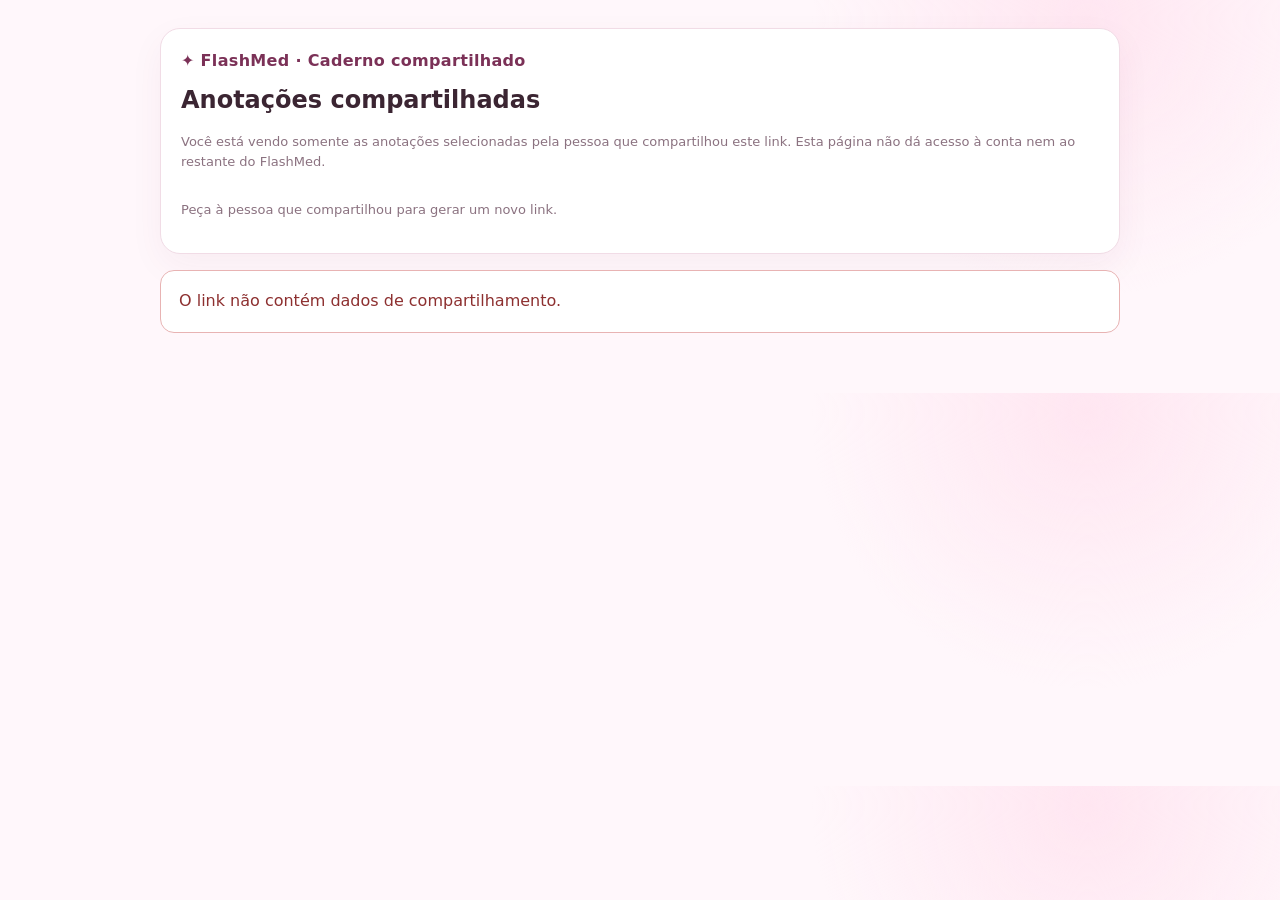
<file: compartilhado.html>
<!doctype html>
<html lang="pt-BR">
<head>
<meta charset="utf-8"><meta name="viewport" content="width=device-width,initial-scale=1">
<title>Anotações compartilhadas • FlashMed</title>
<style>
:root{--bg:#fff7fb;--ink:#3b2532;--muted:#8b7280;--pink:#e85b9e;--deep:#7b3157;--line:#f1dce6}
*{box-sizing:border-box}body{margin:0;background:radial-gradient(circle at 85% 5%,#ffe6f1 0,transparent 24%),var(--bg);color:var(--ink);font:16px/1.55 system-ui,-apple-system,Segoe UI,Roboto,sans-serif}
main{width:min(960px,100% - 28px);margin:28px auto 60px}.hero,.note{background:#fff;border:1px solid var(--line);border-radius:20px;padding:20px;box-shadow:0 12px 35px #732d520d}
.hero{margin-bottom:16px}.brand{font-weight:900;color:var(--deep);letter-spacing:.02em}.muted{color:var(--muted);font-size:13px}.actions{display:flex;gap:9px;flex-wrap:wrap;margin-top:15px}
button{border:0;border-radius:12px;padding:11px 15px;background:linear-gradient(135deg,#e85b9e,#d9488b);color:#fff;font-weight:800;cursor:pointer}.secondary{background:#fff0f6;color:var(--deep);border:1px solid var(--line)}
.grid{display:grid;grid-template-columns:repeat(auto-fit,minmax(260px,1fr));gap:14px}.note{white-space:normal;overflow-wrap:anywhere}.note h2{font-size:19px;line-height:1.3;margin:7px 0 12px}.noteContent{white-space:pre-wrap;line-height:1.65}.tag{display:inline-block;margin:8px 5px 0 0;padding:4px 8px;border-radius:99px;background:#fff0f6;color:var(--deep);font-size:12px}.yellow{background:#fff6c9}.pink{background:#ffe5ed}.green{background:#e0f4df}.blue{background:#e2edff}.lilac{background:#eee5ff}
.attachments{display:grid;gap:9px;margin-top:14px;padding-top:12px;border-top:1px dashed #0002}.attachments img{max-width:100%;max-height:360px;object-fit:contain;border-radius:10px;background:#ffffff99}.attachments a{color:var(--deep);overflow-wrap:anywhere}.error{padding:18px;background:#fff;border:1px solid #e8b3b3;border-radius:14px;color:#8d3030}
@media(max-width:600px){main{margin-top:14px}.hero,.note{padding:15px}}
</style></head>
<body><main>
<section class="hero"><div class="brand">✦ FlashMed · Caderno compartilhado</div><h1 style="margin:8px 0">Anotações compartilhadas</h1><p class="muted">Você está vendo somente as anotações selecionadas pela pessoa que compartilhou este link. Esta página não dá acesso à conta nem ao restante do FlashMed.</p><div id="summary" class="muted">Carregando anotações…</div><div class="actions"><button id="copyBtn" hidden>＋ Copiar para meu FlashMed</button><button class="secondary" id="downloadBtn" hidden>Baixar cópia (.json)</button></div><p id="feedback" class="muted"></p></section>
<section id="notes" class="grid"></section>
</main>
<script>
const $=id=>document.getElementById(id);
const esc=s=>String(s??'').replace(/[&<>"']/g,m=>({'&':'&amp;','<':'&lt;','>':'&gt;','"':'&quot;',"'":'&#39;'}[m]));
async function decode(token){
 if(!token||token.length>1500000)throw new Error('Este link está incompleto ou excede o limite permitido.');
 const prefix=token.slice(0,2),b64=token.slice(2).replace(/-/g,'+').replace(/_/g,'/'),bin=atob(b64+'='.repeat((4-b64.length%4)%4)),bytes=Uint8Array.from(bin,c=>c.charCodeAt(0));
 let raw=bytes;
 if(prefix==='g.'){if(!('DecompressionStream'in window))throw new Error('Atualize seu navegador para abrir este compartilhamento.');raw=new Uint8Array(await new Response(new Blob([bytes]).stream().pipeThrough(new DecompressionStream('gzip'))).arrayBuffer())}
 else if(prefix!=='j.')throw new Error('Formato de link não reconhecido.');
 return JSON.parse(new TextDecoder().decode(raw));
}
let payload=null;
function render(){
 const notes=payload.notes;
 $('summary').textContent=notes.length+' anotação(ões) compartilhada(s).';
 $('notes').innerHTML=notes.map(n=>{
  const color=['yellow','pink','green','blue','lilac'].includes(n.color)?n.color:'yellow';
  const attachments=(n.attachments||[]).map(a=>{
   if(a.storage==='cloudImage'&&String(a.dataUrl||'').startsWith('data:image/'))return '<div><img loading="lazy" src="'+esc(a.dataUrl)+'" alt="'+esc(a.label||'Imagem anexada')+'"><div class="muted">'+esc(a.label||'Imagem anexada')+'</div></div>';
   try{const u=new URL(a.url);if(!['http:','https:'].includes(u.protocol))return '';return '<div><a href="'+esc(u.href)+'" target="_blank" rel="noopener noreferrer">'+esc(a.label||u.hostname)+'</a></div>'}catch(e){return ''}
  }).join('');
  return '<article class="note '+color+'"><div class="muted">📒 '+esc(n.bookName||'Caderno')+'</div><h2>'+esc(n.title||'Anotação sem título')+'</h2><div class="noteContent">'+esc(n.content||'')+'</div>'+((n.tags||[]).length?'<div>'+(n.tags||[]).map(t=>'<span class="tag">#'+esc(t)+'</span>').join('')+'</div>':'')+(attachments?'<div class="attachments"><b>📎 Anexos</b>'+attachments+'</div>':'')+'</article>';
 }).join('');
 $('copyBtn').hidden=false;$('downloadBtn').hidden=false;
}
(async()=>{
 try{
  const match=location.hash.match(/^#d=(.+)$/);if(!match)throw new Error('O link não contém dados de compartilhamento.');
  payload=await decode(match[1]);if(payload.version!==1||!Array.isArray(payload.notes)||!payload.notes.length)throw new Error('Não há anotações válidas neste link.');
  if(payload.notes.length>100)throw new Error('Este compartilhamento contém anotações demais.');
  render();
 }catch(e){$('summary').textContent='';$('notes').innerHTML='<div class="error">'+esc(e.message||'Não foi possível abrir este link.')+'</div>';$('feedback').textContent='Peça à pessoa que compartilhou para gerar um novo link.'}
})();
$('copyBtn').addEventListener('click',async()=>{
 if(!payload)return;
 try{
  const token=location.hash.slice(3);
  const url=new URL('index.html',location.href);url.hash='flashmed-import='+token;
  $('feedback').textContent='Abrindo o FlashMed. Entre na sua conta; as anotações serão copiadas para um caderno separado.';
  location.href=url.href;
 }catch(e){$('feedback').textContent='Não foi possível abrir o FlashMed para importar.'}
});
$('downloadBtn').addEventListener('click',()=>{
 if(!payload)return;
 const blob=new Blob([JSON.stringify(payload,null,2)],{type:'application/json'}),url=URL.createObjectURL(blob),a=document.createElement('a');
 a.href=url;a.download='flashmed-anotacoes-compartilhadas.json';a.click();setTimeout(()=>URL.revokeObjectURL(url),1000);
});
</script></body></html>
</file>
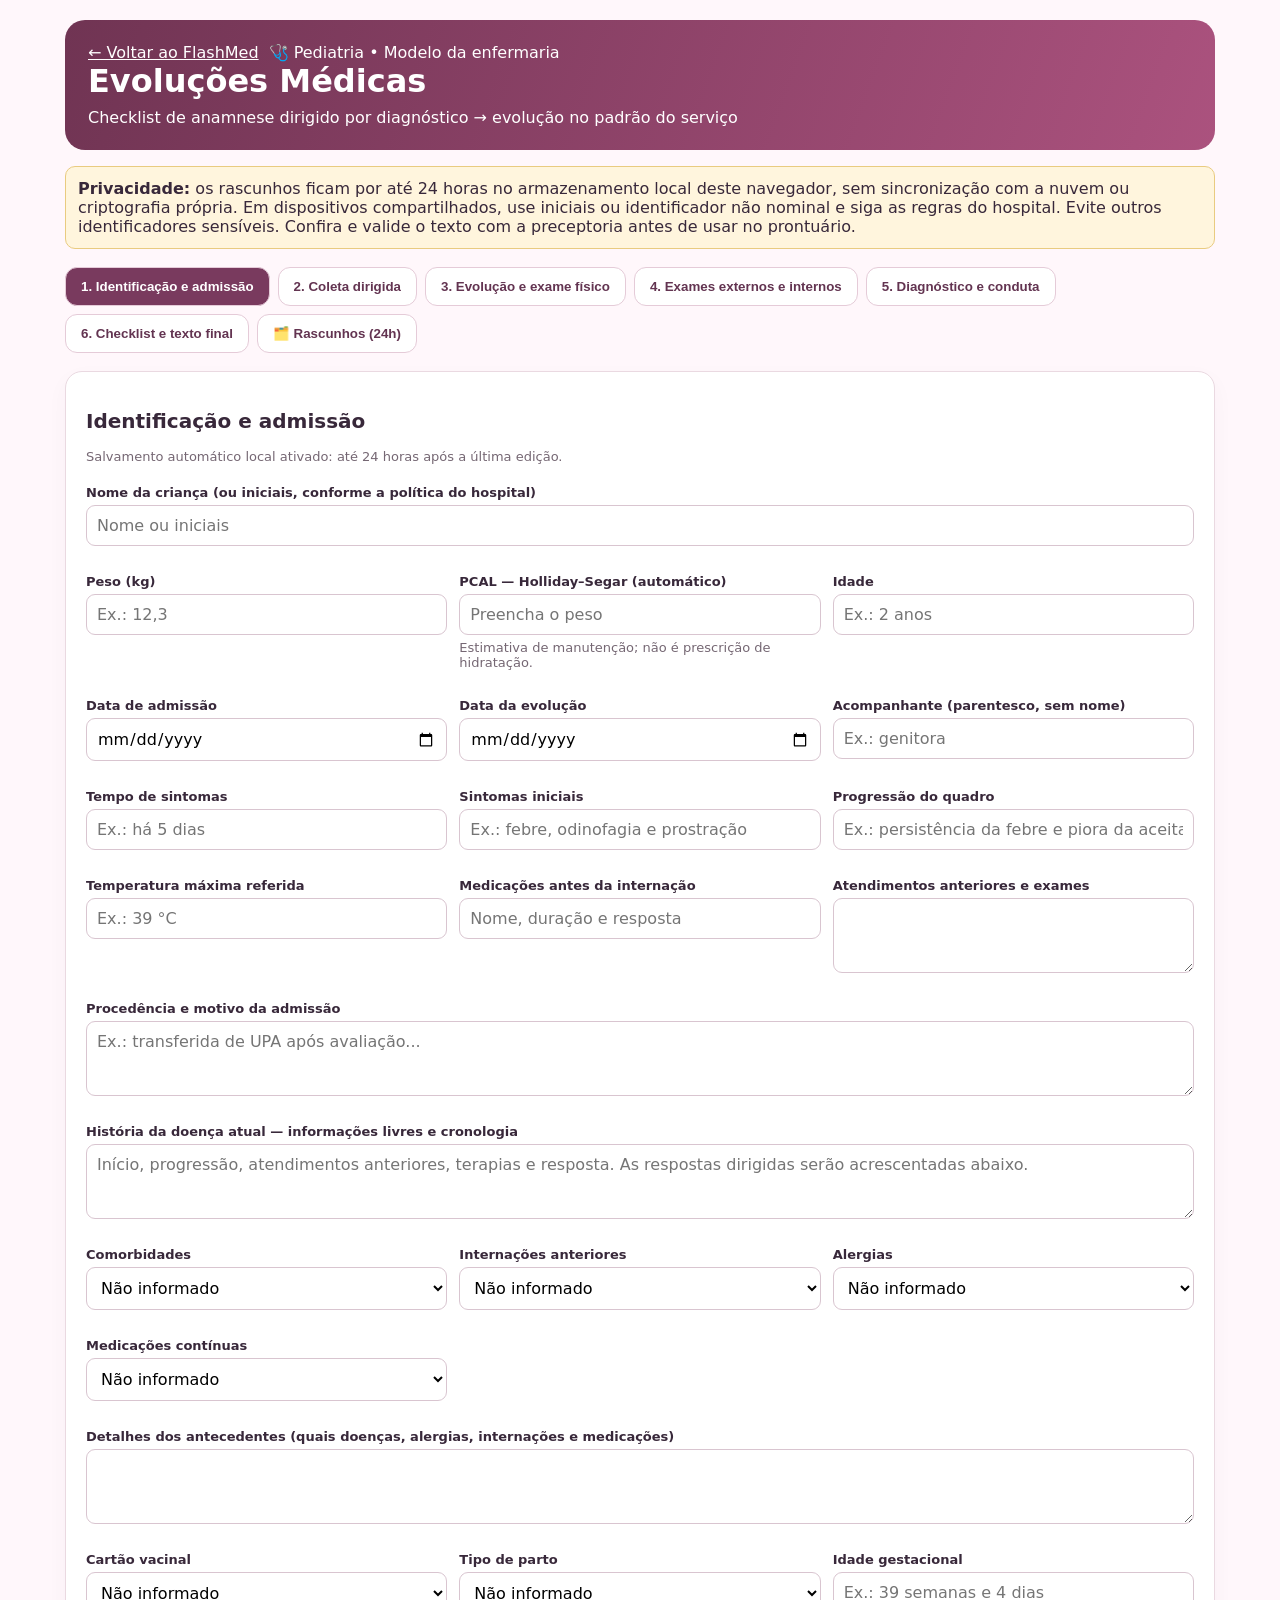
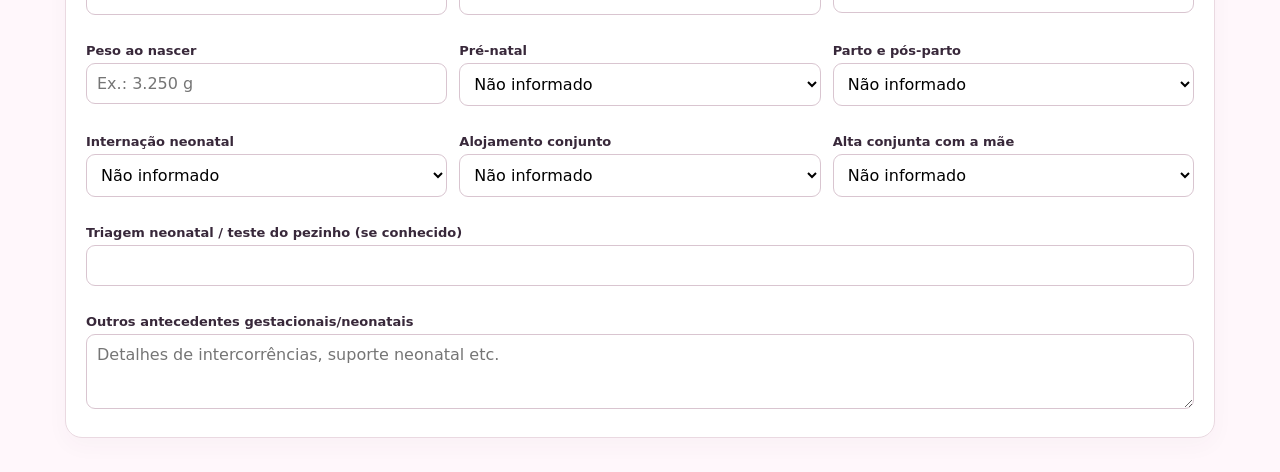
<file: evolucoes.html>
<!doctype html><html lang="pt-BR"><head><meta charset="utf-8"><meta name="viewport" content="width=device-width,initial-scale=1"><title>FlashMed • Evoluções Médicas</title><style>
:root{font-family:Inter,system-ui,Arial,sans-serif;color:#38283a;background:#fff7fb}*{box-sizing:border-box}body{margin:0}.shell{max-width:1190px;margin:auto;padding:20px}header{background:linear-gradient(110deg,#703453,#ab527e);color:white;padding:23px;border-radius:20px}a{color:inherit}h1{margin:0 0 8px}h2{font-size:20px}.tabs{display:flex;flex-wrap:wrap;gap:8px;margin:18px 0}.tabs button,.btn{border:1px solid #e5cbd8;border-radius:12px;padding:11px 15px;background:white;color:#633451;cursor:pointer;font-weight:700}.tabs .active,.primary{background:#793a5e!important;color:white!important}.panel{background:white;border:1px solid #ead9e1;border-radius:17px;padding:20px;margin:14px 0;box-shadow:0 8px 22px #60325009}.grid{display:grid;grid-template-columns:repeat(3,minmax(0,1fr));gap:12px}.field{display:flex;flex-direction:column;gap:5px;margin:8px 0}label{font-weight:650;font-size:13px}input,select,textarea{width:100%;padding:10px;border:1px solid #d9c5d0;border-radius:9px;background:#fff;font:inherit}textarea{min-height:75px;resize:vertical}.wide{grid-column:1/-1}.question{padding:12px 0;border-bottom:1px solid #f0e3e9}.question strong{display:block;margin-bottom:8px}.options{display:flex;gap:10px;flex-wrap:wrap}.options label{font-weight:450;display:flex;align-items:center;gap:4px}.options input{width:auto}.muted{color:#756773;font-size:13px}.warning{background:#fff5dd;border:1px solid #e9cb80;padding:12px;border-radius:10px}.row{display:flex;gap:10px;flex-wrap:wrap;align-items:center}.exam{border:1px solid #e8d8df;border-radius:12px;padding:12px;margin:12px 0}.check{display:flex;gap:10px;align-items:flex-start;margin:10px 0}.check input{width:auto;margin-top:4px}.output strong{font-weight:850}.output{white-space:pre-wrap;font-family:Arial,sans-serif;line-height:1.65;background:#fff;border:1px solid #ddd;border-radius:12px;padding:22px;font-size:14px}.hide{display:none!important}@media(max-width:750px){.grid{grid-template-columns:1fr}.shell{padding:10px}.panel{padding:14px}}
</style></head><body><div class="shell"><header><div class="row"><a href="./index.html">← Voltar ao FlashMed</a><span>🩺 Pediatria • Modelo da enfermaria</span></div><h1>Evoluções Médicas</h1><div>Checklist de anamnese dirigido por diagnóstico → evolução no padrão do serviço</div></header>
<p class="warning"><b>Privacidade:</b> os rascunhos ficam por até 24 horas no armazenamento local deste navegador, sem sincronização com a nuvem ou criptografia própria. Em dispositivos compartilhados, use iniciais ou identificador não nominal e siga as regras do hospital. Evite outros identificadores sensíveis. Confira e valide o texto com a preceptoria antes de usar no prontuário.</p>
<div class="tabs"><button class="active" data-tab="dados">1. Identificação e admissão</button><button data-tab="coleta">2. Coleta dirigida</button><button data-tab="evolucao">3. Evolução e exame físico</button><button data-tab="exames">4. Exames externos e internos</button><button data-tab="plano">5. Diagnóstico e conduta</button><button data-tab="final">6. Checklist e texto final</button><button data-tab="rascunhos">🗂️ Rascunhos (24h)</button></div>
<section id="dados" class="panel"><h2>Identificação e admissão</h2><p class="muted" id="draftStatus" role="status">Salvamento automático local ativado: até 24 horas após a última edição.</p><div class="grid"><div class="field wide"><label>Nome da criança (ou iniciais, conforme a política do hospital)</label><input data-f="nome" autocomplete="off" placeholder="Nome ou iniciais"></div><div class="field"><label>Peso (kg)</label><input data-f="peso" placeholder="Ex.: 12,3"></div><div class="field"><label>PCAL — Holliday–Segar (automático)</label><input id="pcalAuto" readonly placeholder="Preencha o peso"><small id="pcalDetails" class="muted">Estimativa de manutenção; não é prescrição de hidratação.</small></div><div class="field"><label>Idade</label><input data-f="idade" placeholder="Ex.: 2 anos"></div><div class="field"><label>Data de admissão</label><input data-f="adm" type="date"></div><div class="field"><label>Data da evolução</label><input data-f="data" type="date"></div><div class="field"><label>Acompanhante (parentesco, sem nome)</label><input data-f="acomp" placeholder="Ex.: genitora"></div><div class="field"><label>Tempo de sintomas</label><input data-f="tempoSintomas" placeholder="Ex.: há 5 dias"></div><div class="field"><label>Sintomas iniciais</label><input data-f="sintomasIniciais" placeholder="Ex.: febre, odinofagia e prostração"></div><div class="field"><label>Progressão do quadro</label><input data-f="progressao" placeholder="Ex.: persistência da febre e piora da aceitação alimentar"></div><div class="field"><label>Temperatura máxima referida</label><input data-f="taxMax" placeholder="Ex.: 39 °C"></div><div class="field"><label>Medicações antes da internação</label><input data-f="medsPrevias" placeholder="Nome, duração e resposta"></div><div class="field"><label>Atendimentos anteriores e exames</label><textarea data-f="atendPrevios"></textarea></div><div class="field wide"><label>Procedência e motivo da admissão</label><textarea data-f="procedencia" placeholder="Ex.: transferida de UPA após avaliação..."></textarea></div><div class="field wide"><label>História da doença atual — informações livres e cronologia</label><textarea data-f="hda" placeholder="Início, progressão, atendimentos anteriores, terapias e resposta. As respostas dirigidas serão acrescentadas abaixo."></textarea></div><div class="field"><label>Comorbidades</label><select data-f="hppComorb"><option value="">Não informado</option><option value="Nega comorbidades">Nega comorbidades</option><option value="Possui comorbidades">Possui comorbidades</option></select></div><div class="field"><label>Internações anteriores</label><select data-f="hppIntern"><option value="">Não informado</option><option value="Nega internações prévias">Nega internações prévias</option><option value="Relata internações anteriores">Relata internações anteriores</option></select></div><div class="field"><label>Alergias</label><select data-f="hppAlerg"><option value="">Não informado</option><option value="Nega alergias conhecidas">Nega alergias conhecidas</option><option value="Relata alergias">Relata alergias</option><option value="Alergias desconhecidas">Alergias desconhecidas</option></select></div><div class="field"><label>Medicações contínuas</label><select data-f="hppMed"><option value="">Não informado</option><option value="Nega uso de medicações contínuas">Nega uso de medicações contínuas</option><option value="Em uso de medicações contínuas">Em uso de medicações contínuas</option></select></div><div class="field wide"><label>Detalhes dos antecedentes (quais doenças, alergias, internações e medicações)</label><textarea data-f="hpp"></textarea></div><div class="field"><label>Cartão vacinal</label><select data-f="cv" id="cvSelect"><option value="">Não informado</option><option>Completo (cartão conferido)</option><option>Completo (SIC)</option><option>Incompleto (cartão conferido)</option><option>Incompleto (SIC)</option></select></div><div class="field hide" id="cvMissingWrap"><label>Quais vacinas ou doses estão pendentes?</label><textarea data-f="cvMissing" placeholder="Ex.: influenza, COVID-19; conferir cartão"></textarea></div><div class="field"><label>Tipo de parto</label><select data-f="h0Parto"><option value="">Não informado</option><option>Vaginal</option><option>Cesáreo</option><option>Instrumental</option></select></div><div class="field"><label>Idade gestacional</label><input data-f="h0Ig" placeholder="Ex.: 39 semanas e 4 dias"></div><div class="field"><label>Peso ao nascer</label><input data-f="h0Peso" placeholder="Ex.: 3.250 g"></div><div class="field"><label>Pré-natal</label><select data-f="h0Prenatal"><option value="">Não informado</option><option>Sem intercorrências referidas</option><option>Com intercorrências</option></select></div><div class="field"><label>Parto e pós-parto</label><select data-f="h0Inter"><option value="">Não informado</option><option>Sem intercorrências referidas</option><option>Com intercorrências</option></select></div><div class="field"><label>Internação neonatal</label><select data-f="h0Uti"><option value="">Não informado</option><option>Não necessitou de internação neonatal</option><option>Necessitou de internação neonatal</option></select></div><div class="field"><label>Alojamento conjunto</label><select data-f="h0Aloj"><option value="">Não informado</option><option>Permaneceu em alojamento conjunto</option><option>Não permaneceu em alojamento conjunto</option></select></div><div class="field"><label>Alta conjunta com a mãe</label><select data-f="h0Alta"><option value="">Não informado</option><option>Recebeu alta com a mãe</option><option>Não recebeu alta com a mãe</option></select></div><div class="field wide"><label>Triagem neonatal / teste do pezinho (se conhecido)</label><input data-f="h0Triagem"></div><div class="field wide"><label>Outros antecedentes gestacionais/neonatais</label><textarea data-f="h0" placeholder="Detalhes de intercorrências, suporte neonatal etc."></textarea></div></div></section>
<section id="coleta" class="panel hide"><h2>Coleta dirigida</h2><div class="field"><label>Quadro principal</label><select id="diagnostico"></select></div><p class="muted">Marque Sim, Não ou Não investigado. Somente respostas verificadas entram na história; itens não investigados aparecem no checklist final.</p><div id="questions"></div><div class="field"><label>Outras perguntas / achados relevantes</label><textarea data-f="outros"></textarea></div></section>
<section id="evolucao" class="panel hide"><h2>Evolução médica do dia</h2><div class="grid"><div class="field"><label>Local de avaliação</label><select data-f="evoLocal"><option value="">Não informado</option><option>Leito de enfermaria</option><option>Ambulatório</option><option>Pronto atendimento</option></select></div><div class="field"><label>Estado geral nas últimas horas</label><select data-f="evoGeral"><option value="">Não informado</option><option>Melhora do estado geral</option><option>Estado geral mantido</option><option>Piora do estado geral</option></select></div><div class="field"><label>Temperatura nas últimas 24h</label><select data-f="evoFebre"><option value="">Não informado</option><option>Afebril</option><option>Febre persistente</option><option>Episódios febris intermitentes</option></select></div><div class="field"><label>Sintomas respiratórios / outros</label><input data-f="evoSintomas" placeholder="Ex.: redução da tosse e da dor"></div><div class="field"><label>Aceitação alimentar</label><select data-f="evoAliment"><option value="">Não informado</option><option>Boa aceitação alimentar</option><option>Melhora da aceitação alimentar</option><option>Hiporexia</option><option>Recusa alimentar</option></select></div><div class="field"><label>Diurese</label><select data-f="evoDiurese"><option value="">Não informado</option><option>Presente e fisiológica</option><option>Reduzida</option><option>Ausente</option></select></div><div class="field"><label>Dejeções</label><select data-f="evoDej"><option value="">Não informado</option><option>Presentes e fisiológicas</option><option>Ausentes</option><option>Alteradas</option></select></div><div class="field"><label>Desconforto respiratório</label><select data-f="evoResp"><option value="">Não informado</option><option>Sem desconforto respiratório</option><option>Com desconforto respiratório</option></select></div><div class="field"><label>Estabilidade hemodinâmica</label><select data-f="evoHemo"><option value="">Não informado</option><option>Hemodinamicamente estável</option><option>Instabilidade hemodinâmica</option></select></div><div class="field wide"><label>Intercorrências e informações adicionais das últimas 24h</label><textarea data-f="ultimas"></textarea></div><div class="field"><label>SpO₂ e suporte de O₂</label><input data-f="spo" placeholder="Ex.: 98% em ar ambiente"></div><div class="field"><label>Temperatura</label><input data-f="temp" placeholder="°C"></div><div class="field"><label>FC</label><input data-f="fc" placeholder="bpm"></div><div class="field"><label>FR</label><input data-f="fr" placeholder="irpm"></div><div class="field"><label>PA (se aferida)</label><input data-f="pa" placeholder="mmHg"></div><div class="field"><label>Dor / escala (se pertinente)</label><input data-f="dor"></div><div class="field wide"><label><input type="checkbox" id="examConfirmed" style="width:auto"> Confirmei pessoalmente o exame físico registrado abaixo</label><small class="muted">Os sistemas aparecem como “sem alterações” para facilitar o preenchimento, mas só entram como normais no texto após sua confirmação. Se não examinou, selecione “Não avaliado”.</small></div><div id="physicalSystems" class="wide"></div><div class="field wide"><label>Oroscopia, otoscopia e rinoscopia (marque somente se examinadas)</label><div id="focusedSystems"></div></div><div class="field wide"><label>Outro exame adicional realizado</label><textarea data-f="adicional"></textarea></div></div></section>
<section id="exames" class="panel hide"><h2>Exames complementares</h2><label class="check"><input type="checkbox" id="includeExams"> Incluir seção EXAMES COMPLEMENTARES na evolução</label><p>Registre exames externos e internos separadamente. Cada resultado aparecerá na evolução com origem e data. Use as unidades fornecidas pelo laboratório.</p><div class="row"><button class="btn" onclick="addExam('EXTERNO')">＋ Exame externo</button><button class="btn" onclick="addExam('INTERNO')">＋ Exame interno</button></div><div id="examList"></div></section>
<section id="plano" class="panel hide"><h2>Medicações, hipóteses e conduta</h2><div class="grid"><div class="field wide"><label class="check"><input type="checkbox" id="includeMeds"> Incluir seção MEDICAÇÕES EM USO na evolução</label></div><div class="field wide"><label>Medicações em uso (nome, dose prescrita, unidade, via, DI e dia de tratamento)</label><textarea data-f="meds" placeholder="Uma por linha. Confira as doses com a prescrição e a preceptoria."></textarea></div><div class="field wide"><label>Hipóteses diagnósticas (HD)</label><textarea data-f="hd" placeholder="Uma por linha"></textarea></div><div class="field wide"><label>Condutas-padrão do registro (marque somente o que foi realizado/orientado)</label><div id="standardConduct"></div></div><div class="field wide"><label>Conduta adicional discutida e orientada pela preceptoria</label><textarea data-f="conduta" placeholder="Ex.: manter ceftriaxona D2; solicitar hemograma de controle... Uma por linha."></textarea></div><div class="field wide"><label>Pendências e pontos para discussão</label><textarea data-f="pendencias"></textarea></div></div></section>
<section id="final" class="panel hide"><h2>Checklist antes de finalizar</h2><div id="checklist"></div><p class="muted">O checklist é de conferência; campos em branco continuam pendentes e não serão preenchidos automaticamente com achados normais.</p><div class="row"><button class="btn primary" onclick="generate()">Gerar evolução</button><button class="btn" onclick="copyOutput()">Copiar texto</button><button class="btn" onclick="window.print()">Imprimir</button><button class="btn" onclick="clearForm()">Limpar formulário</button></div><h2>Texto gerado — ordem da enfermaria</h2><div id="output" class="output">Preencha os campos e clique em “Gerar evolução”.</div><p class="muted">Revise a história gerada, os achados de exame físico e a conduta antes de copiar para o prontuário.</p></section>
<section id="rascunhos" class="panel hide"><h2>Rascunhos salvos neste dispositivo</h2><p class="warning">Salvos apenas neste navegador, por até 24 horas após a última edição. O conteúdo não é criptografado pelo FlashMed. Apagar dados do navegador ou usar outro aparelho pode tornar os rascunhos indisponíveis. Não utilize este recurso como prontuário.</p><div class="row"><button class="btn primary" onclick="newDraft()">＋ Nova evolução</button><button class="btn" onclick="saveDraftNow()">Salvar agora</button></div><div id="draftList"></div></section>
</div><script>
const qs={
'Pneumonia':['Há quantos dias começou o quadro?','Febre: duração, pico, última ocorrência e antitérmicos?','Tosse: seca ou produtiva; piora ou melhora?','Houve taquipneia, dispneia, tiragens, gemência ou cianose?','Houve dor torácica, abdominal ou pleurítica?','Aceitação alimentar e hidratação diminuíram?','Diurese e dejeções estão preservadas?','Recebeu antibiótico anteriormente? Qual, quando e resposta?','Necessitou de oxigênio, internação ou transferência?','História de asma, pneumonia anterior, engasgo ou aspiração?','Há achados ou suspeita de derrame pleural?'],
'Bronquiolite':['Dia de início dos sintomas respiratórios?','Coriza, tosse e febre?','Taquipneia, tiragens, batimento nasal ou gemência?','Apneia ou cianose?','Quantidade de mamadas e aceitação alimentar?','Redução da diurese ou sinais de desidratação?','Prematuridade, cardiopatia ou doença pulmonar prévia?','Necessidade de oxigênio ou suporte ventilatório?'],
'Crise de asma':['Quando começaram dispneia, tosse e sibilância?','Há fala entrecortada, retrações ou dificuldade para alimentar-se?','Qual a frequência de uso de broncodilatador de resgate?','Houve resposta à medicação?','Internações anteriores, UTI ou intubação por asma?','Tratamento controlador e adesão?','Possíveis desencadeantes: infecção, alérgenos, fumaça ou exercício?','Despertares noturnos ou limitação das atividades?'],
'Gastroenterite / desidratação':['Início e frequência das evacuações?','Fezes aquosas, muco ou sangue?','Número e características dos vômitos?','Febre, dor abdominal ou distensão?','Ingestão de líquidos e alimentos?','Última diurese e redução do volume urinário?','Sede, lágrimas, mucosas, olhos e estado geral?','Contato com pessoas doentes, água ou alimentos suspeitos?','Uso recente de antibióticos ou viagem?'],
'Infecção urinária':['Febre sem foco, duração e temperatura máxima?','Disúria, polaciúria, urgência ou dor suprapúbica?','Dor lombar, vômitos ou prostração?','Diurese e aspecto da urina?','Episódios prévios de ITU?','Constipação, disfunção miccional ou malformação urinária?','Antibióticos prévios e urocultura coletada antes do tratamento?'],
'Meningite / suspeita de infecção do SNC':['Febre e tempo de evolução?','Cefaleia, vômitos ou fotofobia?','Rigidez de nuca, irritabilidade ou abaulamento de fontanela?','Convulsões, alteração de consciência ou déficit focal?','Exantema petequial ou púrpura?','Uso de antibióticos antes da avaliação?','Contato epidemiológico e vacinação?'],
'Celulite periorbitária':['Quando começaram hiperemia, edema e secreção?','Acometimento unilateral ou bilateral e progressão?','Febre e repercussão no estado geral?','Dor ocular ou à movimentação dos olhos?','Limitação da motilidade ocular, proptose ou diplopia?','Alteração da acuidade visual?','Sinusite, trauma, picada ou infecção de pele associados?','Antibióticos prévios e resposta?','Exames de imagem e avaliação oftalmológica?'],
'Outro / diagnóstico em investigação':['Início e progressão dos sintomas?','Febre, dor, dispneia, vômitos ou diarreia?','Aceitação alimentar e hidratação?','Diurese e dejeções?','Atendimentos, exames e medicações anteriores?','Sinais de gravidade e sintomas de outros sistemas?']
};
const fields={};let exams=[];const $=id=>document.getElementById(id);document.querySelectorAll('[data-f]').forEach(el=>{const update=()=>{fields[el.dataset.f]=el.value;if(el.dataset.f==='peso')updatePcal();if(el.dataset.f==='cv')updateVaccines();scheduleDraftSave()};el.addEventListener('input',update);el.addEventListener('change',update)});
document.querySelectorAll('[data-tab]').forEach(b=>b.onclick=()=>{document.querySelectorAll('[data-tab]').forEach(x=>x.classList.toggle('active',x===b));document.querySelectorAll('section').forEach(x=>x.classList.toggle('hide',x.id!==b.dataset.tab));if(b.dataset.tab==='final')renderChecklist();if(b.dataset.tab==='rascunhos')renderDrafts()});
Object.keys(qs).forEach(d=>{let o=document.createElement('option');o.textContent=d;$('diagnostico').append(o)});$('diagnostico').onchange=()=>{renderQuestions()};let answers={};function renderQuestions(){let d=$('diagnostico').value;$('questions').innerHTML='';qs[d].forEach((q,i)=>{let k=d+'-'+i,div=document.createElement('div');div.className='question';let title=document.createElement('strong');title.textContent=(i+1)+'. '+q;div.append(title);let opts=document.createElement('div');opts.className='options';['Sim','Não','Não investigado'].forEach(v=>{let lab=document.createElement('label'),radio=document.createElement('input');radio.type='radio';radio.name='q'+i;radio.value=v;radio.checked=(answers[k]?.v||'Não investigado')===v;radio.onchange=()=>{answers[k]={v,detail:detail.value};scheduleDraftSave()};lab.append(radio,document.createTextNode(v));opts.append(lab)});div.append(opts);let detail=document.createElement('textarea');detail.placeholder='Detalhes: duração, valores, datas, intensidade e observações';detail.value=answers[k]?.detail||'';detail.oninput=()=>{answers[k]={v:div.querySelector('input:checked')?.value||'Não investigado',detail:detail.value};scheduleDraftSave()};div.append(detail);$('questions').append(div)})}renderQuestions();
function addExam(origin){$('includeExams').checked=true;let e={origin,date:'',kind:'',result:''};exams.push(e);renderExams();scheduleDraftSave()}
function renderExams(){$('examList').innerHTML='';exams.forEach((e,i)=>{let box=document.createElement('div');box.className='exam';box.innerHTML='<b>'+e.origin+'</b><div class="grid"><div class="field"><label>Data</label><input type="date" data-k="date"></div><div class="field"><label>Exame</label><input data-k="kind" placeholder="RX tórax / Hemograma / TC..."></div><div class="field wide"><label>Resultado e unidades</label><textarea data-k="result"></textarea></div></div><button class="btn" data-remove>Excluir este exame</button>';['date','kind','result'].forEach(k=>{let el=box.querySelector('[data-k="'+k+'"]');el.value=e[k];el.oninput=()=>{e[k]=el.value;scheduleDraftSave()}});box.querySelector('[data-remove]').onclick=()=>{exams.splice(i,1);renderExams();scheduleDraftSave()};$('examList').append(box)})}
const val=k=>(fields[k]||'').trim(),pending=k=>val(k)||'[PENDENTE]',date=s=>s?s.split('-').reverse().join('/'):'[DATA PENDENTE]';
function updatePcal(){const w=Number(val('peso').replace(',','.'));let box=$('pcalAuto'),detail=$('pcalDetails');if(!Number.isFinite(w)||w<=0){box.value='';detail.textContent='Informe o peso em kg.';return}let total=100*Math.min(w,10)+50*Math.max(0,Math.min(w-10,10))+20*Math.max(0,w-20);fields.pcal=total.toLocaleString('pt-BR',{maximumFractionDigits:1})+' kcal/dia';box.value=fields.pcal;detail.textContent='Manutenção estimada: '+total.toLocaleString('pt-BR',{maximumFractionDigits:1})+' mL/dia ('+(total/24).toLocaleString('pt-BR',{maximumFractionDigits:1})+' mL/h). Fórmula não aplicável automaticamente a neonatos ou situações que exigem ajuste.'}
function updateVaccines(){$('cvMissingWrap').classList.toggle('hide',!val('cv').startsWith('Incompleto'))}
const physical={
geral:['BEG, ATIVA, RESPONSIVA, CORADA, HIDRATADA, ANICTÉRICA, ACIANÓTICA, EUPNEICA','ECTO / GERAL'],
neuro:['CONSCIENTE, ALERTA, ATIVA E RESPONSIVA, SEM DÉFICITS FOCAIS APARENTES','NEURO'],
acv:['BRNF EM 2T, RR, SEM SOPROS','ACV'],
ar:['MV PRESENTE BILATERALMENTE, SEM RUÍDOS ADVENTÍCIOS, SEM SINAIS DE DESCONFORTO RESPIRATÓRIO','AR'],
abd:['PLANO, FLÁCIDO, DEPRESSÍVEL, INDOLOR À PALPAÇÃO, RHA+, SEM MASSAS OU VISCEROMEGALIAS PALPÁVEIS','ABD'],
ext:['AQUECIDAS, BEM PERFUNDIDAS, TEC <2S, PULSOS PALPÁVEIS E SIMÉTRICOS, SEM EDEMA','EXT']
};const focused={oroscopia:['OROSCOPIA','MUCOSA ORAL SEM LESÕES, OROFARINGE SEM HIPEREMIA OU EXSUDATO'],otoscopia:['OTOSCOPIA','CONDUTOS AUDITIVOS SEM ALTERAÇÕES, MEMBRANAS TIMPÂNICAS ÍNTEGRAS, SEM ABAULAMENTO OU HIPEREMIA'],rinoscopia:['RINOSCOPIA','MUCOSA NASAL SEM ALTERAÇÕES APARENTES, SEM SECREÇÃO OU OBSTRUÇÃO']};const focusedState={};Object.keys(focused).forEach(k=>focusedState[k]={status:'nao',detail:''});const physicalState={};Object.keys(physical).forEach(k=>physicalState[k]={status:'normal',detail:''});
function renderPhysical(){let root=$('physicalSystems');root.innerHTML='';for(const [k,[normal,title]] of Object.entries(physical)){let box=document.createElement('div');box.className='question';let heading=document.createElement('strong');heading.textContent=title;box.append(heading);let sel=document.createElement('select');[['normal','Sem alterações'],['alterado','Alterado'],['nao','Não avaliado']].forEach(([v,t])=>{let o=document.createElement('option');o.value=v;o.textContent=t;sel.append(o)});sel.value=physicalState[k].status;let detail=document.createElement('textarea');detail.placeholder='Descreva as alterações encontradas';detail.value=physicalState[k].detail;detail.classList.toggle('hide',sel.value!=='alterado');sel.onchange=()=>{physicalState[k].status=sel.value;detail.classList.toggle('hide',sel.value!=='alterado');$('examConfirmed').checked=false;scheduleDraftSave()};detail.oninput=()=>{physicalState[k].detail=detail.value;scheduleDraftSave()};box.append(sel,detail);root.append(box)}}renderPhysical();
function renderFocused(){let root=$('focusedSystems');root.innerHTML='';for(const [k,[label,normal]] of Object.entries(focused)){let div=document.createElement('div');div.className='question';let title=document.createElement('strong');title.textContent=label;let sel=document.createElement('select');[['nao','Não realizado'],['normal','Normal'],['alterado','Alterado']].forEach(([v,t])=>{let o=document.createElement('option');o.value=v;o.textContent=t;sel.append(o)});sel.value=focusedState[k].status;let ta=document.createElement('textarea');ta.placeholder='Descreva o achado';ta.value=focusedState[k].detail;ta.classList.toggle('hide',sel.value!=='alterado');sel.onchange=()=>{focusedState[k].status=sel.value;ta.classList.toggle('hide',sel.value!=='alterado');scheduleDraftSave()};ta.oninput=()=>{focusedState[k].detail=ta.value;scheduleDraftSave()};div.append(title,sel,ta);root.append(div)}}renderFocused();
const conductOptions=['MANTENHO DIETA CONFORME ACEITAÇÃO E FAIXA ETÁRIA','MANTENHO MEDICAÇÕES EM USO, CONFORME PRESCRIÇÃO','MANTENHO LAVAGEM NASAL, SE INDICADA','SOLICITO EXAMES DE CONTROLE','RESPONSÁVEL CIENTE DO QUADRO E DAS CONDUTAS','COMUNICAR INTERCORRÊNCIAS AO MÉDICO PLANTONISTA'];const selectedConduct=new Set();
function renderConduct(){let box=$('standardConduct');box.innerHTML='';conductOptions.forEach(x=>{let l=document.createElement('label');l.className='check';let c=document.createElement('input');c.type='checkbox';c.checked=selectedConduct.has(x);c.onchange=()=>{c.checked?selectedConduct.add(x):selectedConduct.delete(x);scheduleDraftSave()};l.append(c,document.createTextNode(x));box.append(l)})}renderConduct();
function clinicalAnswers(){let d=$('diagnostico').value;return qs[d].map((q,i)=>{let a=answers[d+'-'+i];if(!a||a.v==='Não investigado')return '';return q+' '+(a.v==='Não'?'Negado.':'Referido.')+(a.detail?' '+a.detail:'')}).filter(Boolean).join(' ')}
function renderChecklist(){let required=[['Peso',val('peso')],['PCAL calculado automaticamente',val('pcal')],['Idade',val('idade')],['Admissão',val('adm')],['Cronologia da admissão',val('hda')],['HPP e alergias',val('hpp')||val('hppComorb')||val('hppAlerg')],['Cartão vacinal e pendências',val('cv')&&(!val('cv').startsWith('Incompleto')||val('cvMissing'))],['Evolução das últimas 24 horas',val('ultimas')||val('evoGeral')||val('evoFebre')],['Saturação',val('spo')],['Frequência cardíaca',val('fc')],['Frequência respiratória',val('fr')],['Temperatura',val('temp')],['Exame físico conferido e alterações descritas',$('examConfirmed').checked&&Object.values(physicalState).every(x=>x.status!=='alterado'||x.detail.trim())&&Object.values(focusedState).every(x=>x.status!=='alterado'||x.detail.trim())],['Exames externos/internos (se houver)',true],['Medicações em uso (se houver)',true],['Hipóteses diagnósticas',val('hd')],['Conduta validada pela preceptoria',val('conduta')||selectedConduct.size],['Perguntas específicas investigadas',qs[$('diagnostico').value].every((q,i)=>answers[$('diagnostico').value+'-'+i]?.v&&answers[$('diagnostico').value+'-'+i].v!=='Não investigado')]];$('checklist').innerHTML='';required.forEach(([name,done])=>{let l=document.createElement('label');l.className='check';let c=document.createElement('input');c.type='checkbox';c.checked=!!done;c.onchange=()=>{};l.append(c,document.createTextNode(name+(done?' ✓':' — conferir')));$('checklist').append(l)})}
function physicalText(k){let x=physicalState[k];if(x.status==='nao')return 'NÃO AVALIADO';if(x.status==='alterado')return x.detail.trim()||'[ALTERAÇÃO PENDENTE]';return physical[k][0]}

function sentences(parts){return parts.map(x=>String(x||'').trim().replace(/[. ;,]+$/,'')).filter(Boolean).map(x=>x+'.').join(' ').replace(/\.\s+\./g,'. ')}
function history(){let intro=val('tempoSintomas')?'QUADRO INICIADO '+val('tempoSintomas'):'',sx=val('sintomasIniciais')?'COM '+val('sintomasIniciais'):'',fever=val('taxMax')?'COM TEMPERATURA MÁXIMA REFERIDA DE '+val('taxMax'):'',start=[intro,sx,fever].filter(Boolean).join(', ');let p=[start,val('progressao')?'EVOLUIU COM '+val('progressao'):'',val('medsPrevias')?'RESPONSÁVEL RELATA USO PRÉVIO DE '+val('medsPrevias'):'',val('atendPrevios')?'FOI AVALIADO(A) PREVIAMENTE: '+val('atendPrevios'):'',val('procedencia')?'POSTERIORMENTE, '+val('procedencia'):'',val('hda'),val('outros')];let clinical=clinicalAnswers();if(clinical)p.push(clinical);return sentences(p)||'[HISTÓRIA DA ADMISSÃO PENDENTE]'}
function personalHistory(){return sentences([val('hppComorb'),val('hppIntern'),val('hppAlerg'),val('hppMed'),val('hpp')])||'[NÃO INFORMADO]'}
function neonatal(){let p=[val('h0Parto')?'NASCIDO(A) DE PARTO '+val('h0Parto'):'',val('h0Ig')?'IDADE GESTACIONAL DE '+val('h0Ig'):'',val('h0Peso')?'PESO AO NASCER DE '+val('h0Peso'):'',val('h0Prenatal')?'PRÉ-NATAL: '+val('h0Prenatal'):'',val('h0Inter')?'PARTO E PÓS-PARTO: '+val('h0Inter'):'',val('h0Uti'),val('h0Aloj'),val('h0Alta'),val('h0Triagem')?'TRIAGEM NEONATAL: '+val('h0Triagem'):'',val('h0')];return sentences(p)||'[NÃO INFORMADA / NÃO PERTINENTE — CONFERIR]'}
function dailyEvolution(){let intro='CRIANÇA AVALIADA '+(val('evoLocal')==='Ambulatório'?'EM AMBULATÓRIO':val('evoLocal')==='Pronto atendimento'?'EM PRONTO ATENDIMENTO':'EM LEITO DE ENFERMARIA');if(val('acomp'))intro+=' EM COMPANHIA DE '+val('acomp');let p=[intro,val('evoGeral')?'NAS ÚLTIMAS HORAS, APRESENTA '+val('evoGeral'):'',val('evoFebre'),val('evoSintomas'),val('evoAliment'),val('evoHemo'),val('evoResp'),val('spo')?'SATURAÇÃO PERIFÉRICA DE '+val('spo'):'',val('evoDiurese')?'DIURESE '+val('evoDiurese'):'',val('evoDej')?'DEJEÇÕES '+val('evoDej'):'',val('ultimas')];return sentences(p)}
function focusedText(){return Object.entries(focused).map(([k,[title,normal]])=>{let x=focusedState[k];return x.status==='nao'?'':title+': '+(x.status==='alterado'?(x.detail||'[ALTERAÇÃO PENDENTE]'):normal)}).filter(Boolean)}
function generate(){renderChecklist();let exam=exams.filter(e=>e.kind||e.result).map(e=>(e.kind||'EXAME NÃO INFORMADO')+' '+e.origin+' ('+date(e.date)+'): '+(e.result||'[RESULTADO PENDENTE]')).join('\n');let vitals=['SPO₂: '+pending('spo'),'TEMP: '+pending('temp')+' °C','FC: '+pending('fc')+' BPM','FR: '+pending('fr')+' IRPM'];if(val('pa'))vitals.push('PA: '+val('pa')+' MMHG');let sections=[
'### EVOLUÇÃO MÉDICA - ENFERMARIA PEDIÁTRICA - SUS ###',
'- PESO: '+pending('peso')+' KG     - PCAL: '+pending('pcal')+'     - IDADE: '+pending('idade')+'     - ADMISSÃO: '+date(val('adm')),
'ADMISSÃO ('+date(val('adm'))+'): '+history(),
'HPP: '+personalHistory(),
'CARTÃO VACINAL: '+pending('cv')+(val('cv').startsWith('Incompleto')?' — PENDENTES: '+pending('cvMissing'):''),
'H0: '+neonatal(),
'EVOLUÇÃO MÉDICA ('+date(val('data'))+'): '+dailyEvolution(),
'EXAME FÍSICO:\nSSVV: '+vitals.join(' | ')+'\n'+Object.keys(physical).map(k=>k.toUpperCase()+': '+physicalText(k)).concat(focusedText()).concat(val('adicional')?['OUTROS: '+val('adicional')]:[]).join('\n')]; 

if($('includeExams').checked)sections.push('EXAMES COMPLEMENTARES:\n'+(exam||'[EXAMES AINDA NÃO INFORMADOS]'));
if($('includeMeds').checked)sections.push('MEDICAÇÕES EM USO:\n'+(val('meds')||'[MEDICAÇÕES AINDA NÃO INFORMADAS]'));
sections.push('HIPÓTESES DIAGNÓSTICAS:\n'+pending('hd'));
sections.push('CONDUTA DISCUTIDA E ORIENTADA PELA PRECEPTORIA:\n'+([...[...selectedConduct],val('conduta')].filter(Boolean).join('\n')||'[PENDENTE]'));
if(val('pendencias'))sections.push('PENDÊNCIAS PARA DISCUSSÃO:\n'+val('pendencias'));
let text=sections.join('\n\n').toUpperCase();$('output').textContent=text;$('output').innerHTML='';sections.forEach((section,index)=>{if(index) $('output').append(document.createTextNode('\n\n'));let lines=section.toUpperCase().split('\n');lines.forEach((line,n)=>{if(n)$('output').append(document.createTextNode('\n'));if(index<2){let strong=document.createElement('strong');strong.textContent=line;$('output').append(strong)}else $('output').append(document.createTextNode(line))})});if(!$('examConfirmed').checked){let note=document.createElement('p');note.className='warning';note.textContent='ATENÇÃO: descrições normais do exame físico são apenas modelos. Confirme os achados pessoalmente antes de copiar.';$('output').prepend(note)}}
async function copyOutput(){let t=$('output').textContent;if(!t||t.startsWith('Preencha'))return alert('Gere a evolução primeiro.');if(!$('examConfirmed').checked)return alert('Confirme o exame físico antes de copiar a evolução.');try{await navigator.clipboard.writeText(t);alert('Texto copiado.')}catch(e){let x=document.createElement('textarea');x.value=t;document.body.append(x);x.select();document.execCommand('copy');x.remove();alert('Texto copiado.')}}
function clearForm(){if(!confirm('Limpar todos os campos desta evolução e apagar o rascunho atual?'))return;deleteCurrentDraft();resetForm();}
function resetForm(){document.querySelectorAll('[data-f]').forEach(el=>{el.value=''});Object.keys(fields).forEach(k=>delete fields[k]);exams=[];answers={};selectedConduct.clear();renderConduct();Object.keys(physicalState).forEach(k=>physicalState[k]={status:'normal',detail:''});$('examConfirmed').checked=false;renderPhysical();renderFocused();$('includeExams').checked=false;$('includeMeds').checked=false;updatePcal();updateVaccines();renderQuestions();renderExams();$('output').textContent='Preencha os campos e clique em “Gerar evolução”.';renderChecklist();Object.keys(focusedState).forEach(k=>focusedState[k]={status:'nao',detail:''});renderFocused();$('diagnostico').selectedIndex=0;renderQuestions();$('draftStatus').textContent='Nova evolução sem alterações.'}

const DRAFT_KEY='flashmed_pediatria_drafts_v1',DRAFT_TTL=24*60*60*1000;
let currentDraftId=null,draftTimer=null,restoringDraft=false;
function draftStore(){try{let arr=JSON.parse(localStorage.getItem(DRAFT_KEY)||'[]');if(!Array.isArray(arr))arr=[];let valid=arr.filter(d=>d&&d.id&&Number.isFinite(d.updatedAt)&&Date.now()-d.updatedAt<DRAFT_TTL&&Date.now()>=d.updatedAt);if(valid.length!==arr.length)localStorage.setItem(DRAFT_KEY,JSON.stringify(valid));return valid}catch(e){return []}}
function draftPayload(){return{fields:{...fields},diagnostico:$('diagnostico').value,answers:JSON.parse(JSON.stringify(answers)),exams:JSON.parse(JSON.stringify(exams)),physicalState:JSON.parse(JSON.stringify(physicalState)),examConfirmed:$('examConfirmed').checked,focusedState:JSON.parse(JSON.stringify(focusedState)),includeExams:$('includeExams').checked,includeMeds:$('includeMeds').checked,conduct:[...selectedConduct]}}
function scheduleDraftSave(){if(restoringDraft)return;clearTimeout(draftTimer);draftTimer=setTimeout(saveDraftNow,650);$('draftStatus').textContent='Alterações pendentes de salvamento...'}
function saveDraftNow(){if(restoringDraft)return;clearTimeout(draftTimer);let arr=draftStore(),id=currentDraftId||('draft-'+Date.now()+'-'+Math.random().toString(36).slice(2,9));currentDraftId=id;let d={id,updatedAt:Date.now(),...draftPayload()};arr=arr.filter(x=>x.id!==id);arr.unshift(d);try{localStorage.setItem(DRAFT_KEY,JSON.stringify(arr));$('draftStatus').textContent='Rascunho salvo neste dispositivo às '+new Date(d.updatedAt).toLocaleTimeString('pt-BR')+'; expira 24h após esta edição.';renderDrafts()}catch(e){$('draftStatus').textContent='⚠️ Não foi possível salvar neste navegador. Copie o texto antes de sair.'}}
function restoreDraft(id){let d=draftStore().find(x=>x.id===id);if(!d)return alert('Rascunho expirado ou indisponível.');if(currentDraftId&&currentDraftId!==id)saveDraftNow();restoringDraft=true;resetForm();Object.assign(fields,d.fields||{});document.querySelectorAll('[data-f]').forEach(el=>el.value=fields[el.dataset.f]||'');$('diagnostico').value=d.diagnostico in qs?d.diagnostico:Object.keys(qs)[0];answers=d.answers||{};exams=Array.isArray(d.exams)?d.exams:[];Object.keys(physicalState).forEach(k=>{let x=d.physicalState?.[k];physicalState[k]=x&&['normal','alterado','nao'].includes(x.status)?x:{status:'normal',detail:''}});$('examConfirmed').checked=!!d.examConfirmed;selectedConduct.clear();(d.conduct||[]).forEach(x=>selectedConduct.add(x));renderQuestions();renderExams();renderPhysical();Object.keys(focusedState).forEach(k=>{let x=d.focusedState?.[k];focusedState[k]=x&&['normal','alterado','nao'].includes(x.status)?x:{status:'nao',detail:''}});renderFocused();$('includeExams').checked=!!d.includeExams;$('includeMeds').checked=!!d.includeMeds;renderConduct();updatePcal();updateVaccines();currentDraftId=id;restoringDraft=false;$('draftStatus').textContent='Rascunho recuperado. Salvamento automático ativado.';document.querySelector('[data-tab="dados"]').click()}
function deleteDraft(id){if(!confirm('Excluir definitivamente este rascunho deste navegador?'))return;let arr=draftStore().filter(d=>d.id!==id);localStorage.setItem(DRAFT_KEY,JSON.stringify(arr));if(currentDraftId===id){currentDraftId=null;restoringDraft=true;resetForm();restoringDraft=false}renderDrafts()}
function deleteCurrentDraft(){clearTimeout(draftTimer);if(currentDraftId){localStorage.setItem(DRAFT_KEY,JSON.stringify(draftStore().filter(d=>d.id!==currentDraftId)));currentDraftId=null}renderDrafts()}
function newDraft(){if(currentDraftId)saveDraftNow();restoringDraft=true;resetForm();restoringDraft=false;currentDraftId=null;document.querySelector('[data-tab="dados"]').click();$('draftStatus').textContent='Nova evolução iniciada. O rascunho será criado quando você preencher algum campo.'}
function renderDrafts(){let list=$('draftList');if(!list)return;list.innerHTML='';let arr=draftStore();if(!arr.length){list.textContent='Nenhum rascunho válido neste dispositivo.';return}arr.forEach(d=>{let card=document.createElement('div');card.className='exam';let title=document.createElement('strong');title.textContent=(d.fields?.nome||'Sem nome')+' • '+(d.fields?.idade||'idade não informada');let info=document.createElement('p');info.className='muted';info.textContent='Última edição: '+new Date(d.updatedAt).toLocaleString('pt-BR')+' • Expira: '+new Date(d.updatedAt+DRAFT_TTL).toLocaleString('pt-BR');let row=document.createElement('div');row.className='row';let open=document.createElement('button');open.className='btn primary';open.textContent='Abrir rascunho';open.onclick=()=>restoreDraft(d.id);let del=document.createElement('button');del.className='btn';del.textContent='Excluir';del.onclick=()=>deleteDraft(d.id);row.append(open,del);card.append(title,info,row);list.append(card)})}
$('diagnostico').addEventListener('change',scheduleDraftSave);
$('examConfirmed').addEventListener('change',scheduleDraftSave);$('includeExams').addEventListener('change',scheduleDraftSave);$('includeMeds').addEventListener('change',scheduleDraftSave);
window.addEventListener('pagehide',()=>{if(draftTimer){clearTimeout(draftTimer);saveDraftNow()}});
(function initDrafts(){let arr=draftStore();renderDrafts();if(arr.length===1)restoreDraft(arr[0].id);else if(arr.length>1){$('draftStatus').textContent='Há '+arr.length+' rascunhos neste dispositivo. Abra a aba Rascunhos para escolher.'}})();

</script></body></html>
</file>
